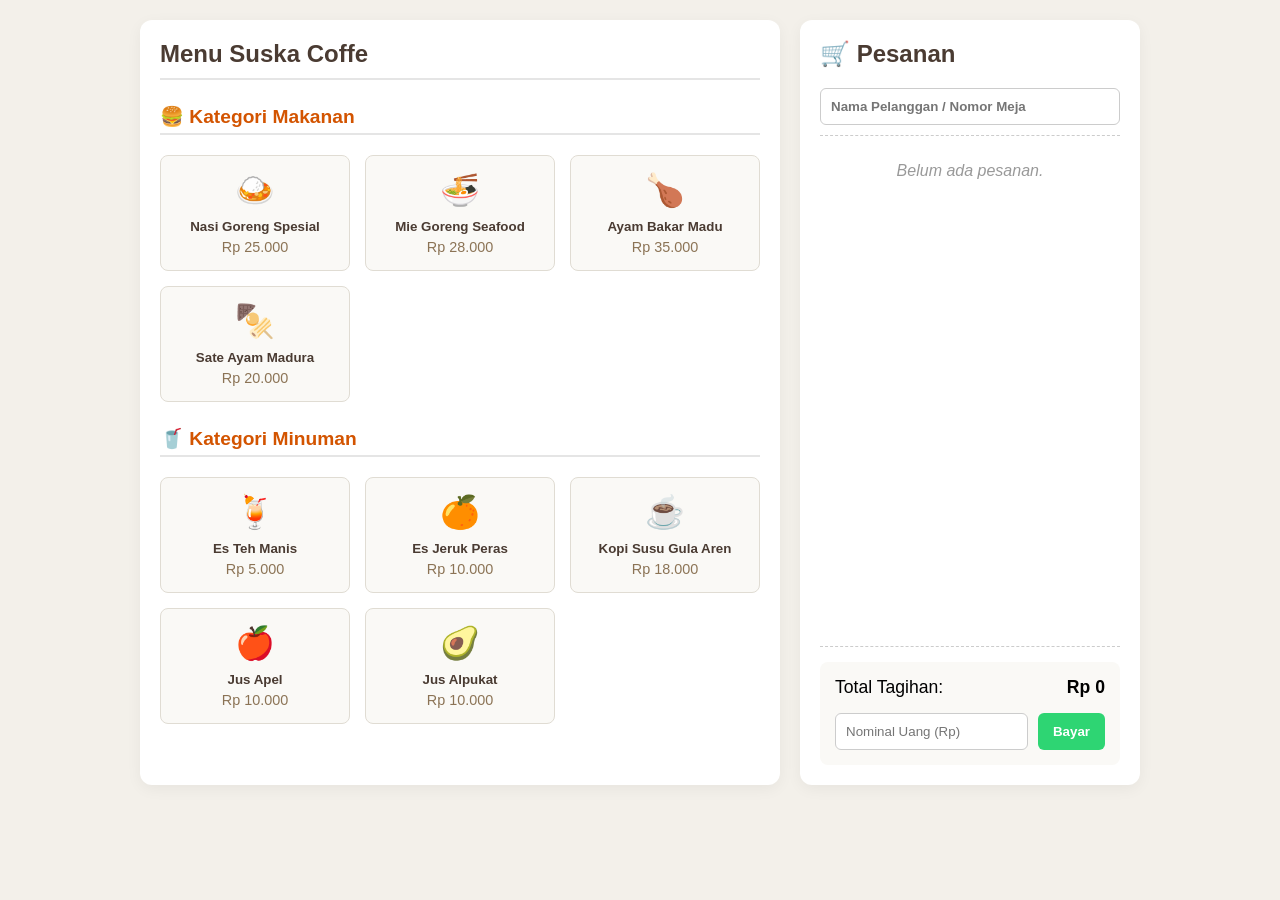
<file: Aplikasi_Kasir/index.html>
<!-- Mendefinisikan tipe dokumen sebagai HTML5 -->
<!DOCTYPE html>
<!-- Tag pembuka HTML dengan atribut bahasa Indonesia -->
<html lang="id">
<!-- Bagian kepala dokumen HTML -->
<head>
    <!-- Menentukan set karakter yang digunakan (UTF-8 untuk karakter universal) -->
    <meta charset="UTF-8">
    <!-- Mengatur viewport agar responsif di berbagai perangkat -->
    <meta name="viewport" content="width=device-width, initial-scale=1.0">
    <!-- Judul halaman yang akan tampil di tab browser -->
    <title>Suska Coffe Shop</title>
    <!-- Menghubungkan file HTML dengan file CSS eksternal -->
    <link rel="stylesheet" href="style.css">
</head>
<!-- Bagian isi dari dokumen HTML yang akan ditampilkan di browser -->
<body>
    <!-- Kontainer utama untuk seluruh elemen point of sale (POS) -->
    <div class="container-pos">
        
        <!-- Area untuk menampilkan daftar menu yang tersedia -->
        <div class="area-menu">
            <!-- Judul untuk area menu -->
            <h2>Menu Suska Coffe</h2>
            
            <!-- Judul untuk kategori makanan -->
            <h3 class="judul-kategori">🍔 Kategori Makanan</h3>
            <!-- Kontainer untuk menampilkan menu makanan dalam bentuk grid -->
            <div class="grid-menu">
                <!-- Tombol untuk menu Nasi Goreng Spesial -->
                <button class="kartu-menu" onclick="tambahMenu('Nasi Goreng Spesial', 25000)">
                    <!-- Ikon untuk menu -->
                    <span class="ikon">🍛</span>
                    <!-- Nama menu -->
                    <span class="nama-menu">Nasi Goreng Spesial</span>
                    <!-- Harga menu -->
                    <span class="harga-menu">Rp 25.000</span>
                </button>
                <!-- Tombol untuk menu Mie Goreng Seafood -->
                <button class="kartu-menu" onclick="tambahMenu('Mie Goreng Seafood', 28000)">
                    <!-- Ikon untuk menu -->
                    <span class="ikon">🍜</span>
                    <!-- Nama menu -->
                    <span class="nama-menu">Mie Goreng Seafood</span>
                    <!-- Harga menu -->
                    <span class="harga-menu">Rp 28.000</span>
                </button>
                <!-- Tombol untuk menu Ayam Bakar Madu -->
                <button class="kartu-menu" onclick="tambahMenu('Ayam Bakar Madu', 35000)">
                    <!-- Ikon untuk menu -->
                    <span class="ikon">🍗</span>
                    <!-- Nama menu -->
                    <span class="nama-menu">Ayam Bakar Madu</span>
                    <!-- Harga menu -->
                    <span class="harga-menu">Rp 35.000</span>
                </button>
                <!-- Tombol untuk menu Sate Ayam Madura -->
                <button class="kartu-menu" onclick="tambahMenu('Sate Ayam Madura', 20000)">
                    <!-- Ikon untuk menu -->
                    <span class="ikon">🍢</span>
                    <!-- Nama menu -->
                    <span class="nama-menu">Sate Ayam Madura</span>
                    <!-- Harga menu -->
                    <span class="harga-menu">Rp 20.000</span>
                </button>
            </div>

            <!-- Judul untuk kategori minuman -->
            <h3 class="judul-kategori">🥤 Kategori Minuman</h3>
            <!-- Kontainer untuk menampilkan menu minuman dalam bentuk grid -->
            <div class="grid-menu">
                <!-- Tombol untuk menu Es Teh Manis -->
                <button class="kartu-menu" onclick="tambahMenu('Es Teh Manis', 5000)">
                    <!-- Ikon untuk menu -->
                    <span class="ikon">🍹</span>
                    <!-- Nama menu -->
                    <span class="nama-menu">Es Teh Manis</span>
                    <!-- Harga menu -->
                    <span class="harga-menu">Rp 5.000</span>
                </button>
                <!-- Tombol untuk menu Es Jeruk Peras -->
                <button class="kartu-menu" onclick="tambahMenu('Es Jeruk Peras', 10000)">
                    <!-- Ikon untuk menu -->
                    <span class="ikon">🍊</span>
                    <!-- Nama menu -->
                    <span class="nama-menu">Es Jeruk Peras</span>
                    <!-- Harga menu -->
                    <span class="harga-menu">Rp 10.000</span>
                </button>
                <!-- Tombol untuk menu Kopi Susu Gula Aren -->
                <button class="kartu-menu" onclick="tambahMenu('Kopi Susu Gula Aren', 18000)">
                    <!-- Ikon untuk menu -->
                    <span class="ikon">☕</span>
                    <!-- Nama menu -->
                    <span class="nama-menu">Kopi Susu Gula Aren</span>
                    <!-- Harga menu -->
                    <span class="harga-menu">Rp 18.000</span>
                </button>
                <!-- Tombol untuk menu Jus Apel -->
                <button class="kartu-menu" onclick="tambahMenu('Jus Apel', 10000)">
                    <!-- Ikon untuk menu -->
                    <span class="ikon">🍎</span>
                    <!-- Nama menu -->
                    <span class="nama-menu">Jus Apel</span>
                    <!-- Harga menu -->
                    <span class="harga-menu">Rp 10.000</span>
                </button>
                <!-- Tombol untuk menu Jus Alpukat -->
                <button class="kartu-menu" onclick="tambahMenu('Jus Alpukat', 10000)">
                    <!-- Ikon untuk menu -->
                    <span class="ikon">🥑</span>
                    <!-- Nama menu -->
                    <span class="nama-menu">Jus Alpukat</span>
                    <!-- Harga menu -->
                    <span class="harga-menu">Rp 10.000</span>
                </button>
            </div>
            
        </div>

        <!-- Area untuk menampilkan pesanan pelanggan (keranjang) -->
        <div class="area-keranjang">
            <!-- Judul untuk area keranjang -->
            <h2>🛒 Pesanan</h2>
            
            <!-- Kontainer untuk input nama pelanggan atau nomor meja -->
            <div class="input-nama-pelanggan">
                <!-- Input field untuk nama pelanggan -->
                <input type="text" id="namaPelanggan" placeholder="Nama Pelanggan / Nomor Meja">
            </div>

            <!-- Kontainer untuk menampilkan daftar pesanan yang telah ditambahkan -->
            <div class="daftar-pesanan" id="isi-keranjang">
                <!-- Teks yang ditampilkan jika belum ada pesanan -->
                <p class="teks-kosong">Belum ada pesanan.</p>
            </div>

            <!-- Area untuk proses pembayaran -->
            <div class="area-pembayaran">
                <!-- Baris untuk menampilkan total tagihan -->
                <div class="total-baris">
                    <!-- Label untuk total tagihan -->
                    <span>Total Tagihan:</span>
                    <!-- Nilai total tagihan, awalnya 0 -->
                    <strong>Rp <span id="totalHarga">0</span></strong>
                </div>
                
                <!-- Kontainer untuk input nominal pembayaran -->
                <div class="input-bayar">
                    <!-- Input field untuk jumlah uang yang dibayarkan -->
                    <input type="number" id="uangBayar" placeholder="Nominal Uang (Rp)">
                    <!-- Tombol untuk memproses pembayaran -->
                    <button class="btn-bayar" onclick="prosesPembayaran()">Bayar</button>
                </div>
                
                <!-- Area untuk menampilkan kembalian, awalnya disembunyikan -->
                <div class="total-baris" id="areaKembalian" style="display: none; color: #10b981; margin-top: 10px;">
                    <!-- Label untuk kembalian -->
                    <span>Kembalian:</span>
                    <!-- Nilai kembalian -->
                    <strong>Rp <span id="kembalian">0</span></strong>
                </div>

                <!-- Tombol untuk mencetak struk, awalnya disembunyikan -->
                <button id="btnCetak" class="btn-cetak" onclick="cetakStruk()" style="display: none;">🖨️ Cetak Struk</button>
            </div>

            <!-- Area untuk pratinjau struk sebelum dicetak, awalnya disembunyikan -->
            <div id="area-struk" class="struk-preview-screen" style="display: none;">
                </div>
        </div>
    </div>

    <!-- Menghubungkan file HTML dengan file JavaScript eksternal -->
    <script src="script.js"></script>
</body>
</html>
</file>
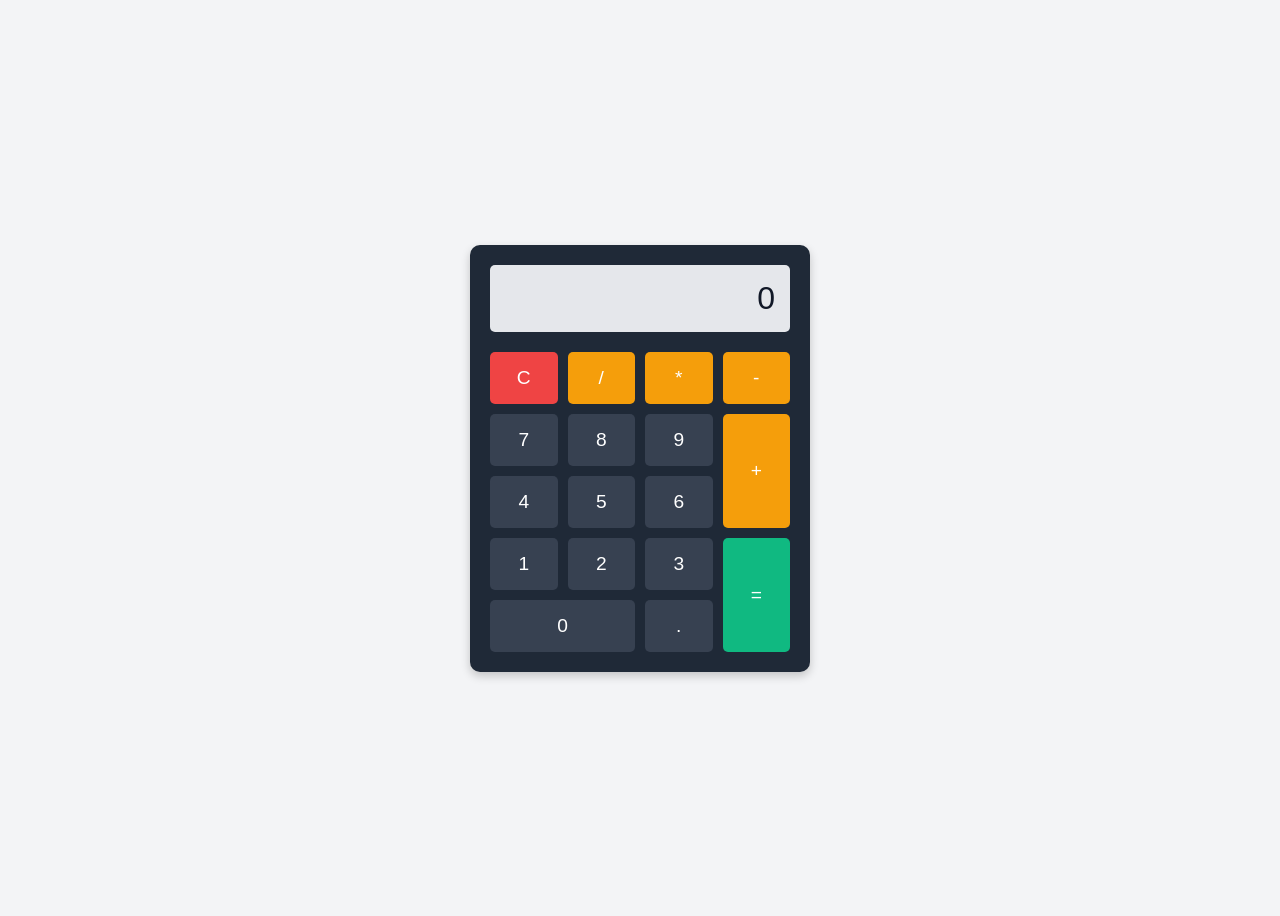
<file: Kalkulator/index.html>
<!DOCTYPE html> <!-- Mendefinisikan tipe dokumen sebagai HTML5 -->
<html lang="id"> <!-- Memulai elemen html dan menetapkan bahasa ke Bahasa Indonesia -->
<head> <!-- Membuka bagian head, berisi metadata dan link stylesheet -->
    <meta charset="UTF-8"> <!-- Menetapkan set karakter ke UTF-8 untuk mendukung berbagai karakter -->
    <meta name="viewport" content="width=device-width, initial-scale=1.0"> <!-- Mengatur viewport untuk desain responsif -->
    <title>Kalkulator Sederhana</title> <!-- Menetapkan judul halaman yang akan tampil di tab browser -->
    <link rel="stylesheet" href="style.css"> <!-- Menghubungkan file CSS eksternal untuk styling -->
</head> <!-- Menutup bagian head -->
<body> <!-- Membuka bagian body, berisi konten utama halaman -->
    <div class="kalkulator"> <!-- Membuat sebuah div dengan kelas "kalkulator" sebagai wadah utama -->
        <div id="layar" class="layar">0</div> <!-- Menampilkan layar kalkulator dengan nilai awal 0 -->
        
        <div class="tombol-grid"> <!-- Membuat sebuah div untuk grid tombol -->
            <button onclick="bersihkan()" class="tombol-clear">C</button> <!-- Tombol untuk membersihkan layar (Clear) -->
            <button onclick="pilihOperator('/')" class="tombol-operator">/</button> <!-- Tombol untuk operator bagi -->
            <button onclick="pilihOperator('*')" class="tombol-operator">*</button> <!-- Tombol untuk operator kali -->
            <button onclick="pilihOperator('-')" class="tombol-operator">-</button> <!-- Tombol untuk operator kurang -->
            
            <button onclick="tambahAngka('7')">7</button> <!-- Tombol untuk angka 7 -->
            <button onclick="tambahAngka('8')">8</button> <!-- Tombol untuk angka 8 -->
            <button onclick="tambahAngka('9')">9</button> <!-- Tombol untuk angka 9 -->
            <button onclick="pilihOperator('+')" class="tombol-operator" style="grid-row: span 2;">+</button> <!-- Tombol untuk operator tambah, memanjang 2 baris -->
            
            <button onclick="tambahAngka('4')">4</button> <!-- Tombol untuk angka 4 -->
            <button onclick="tambahAngka('5')">5</button> <!-- Tombol untuk angka 5 -->
            <button onclick="tambahAngka('6')">6</button> <!-- Tombol untuk angka 6 -->
            
            <button onclick="tambahAngka('1')">1</button> <!-- Tombol untuk angka 1 -->
            <button onclick="tambahAngka('2')">2</button> <!-- Tombol untuk angka 2 -->
            <button onclick="tambahAngka('3')">3</button> <!-- Tombol untuk angka 3 -->
            <button onclick="hitung()" class="tombol-samadengan" style="grid-row: span 2;">=</button> <!-- Tombol sama dengan, untuk menghitung hasil, memanjang 2 baris -->
            
            <button onclick="tambahAngka('0')" style="grid-column: span 2;">0</button> <!-- Tombol untuk angka 0, memanjang 2 kolom -->
            <button onclick="tambahAngka('.')">.</button> <!-- Tombol untuk titik desimal -->
        </div> <!-- Menutup div grid tombol -->
    </div> <!-- Menutup div kalkulator -->

    <script src="script.js"></script> <!-- Menghubungkan file JavaScript eksternal untuk fungsionalitas kalkulator -->
</body> <!-- Menutup bagian body -->
</html> <!-- Menutup elemen html -->
</file>
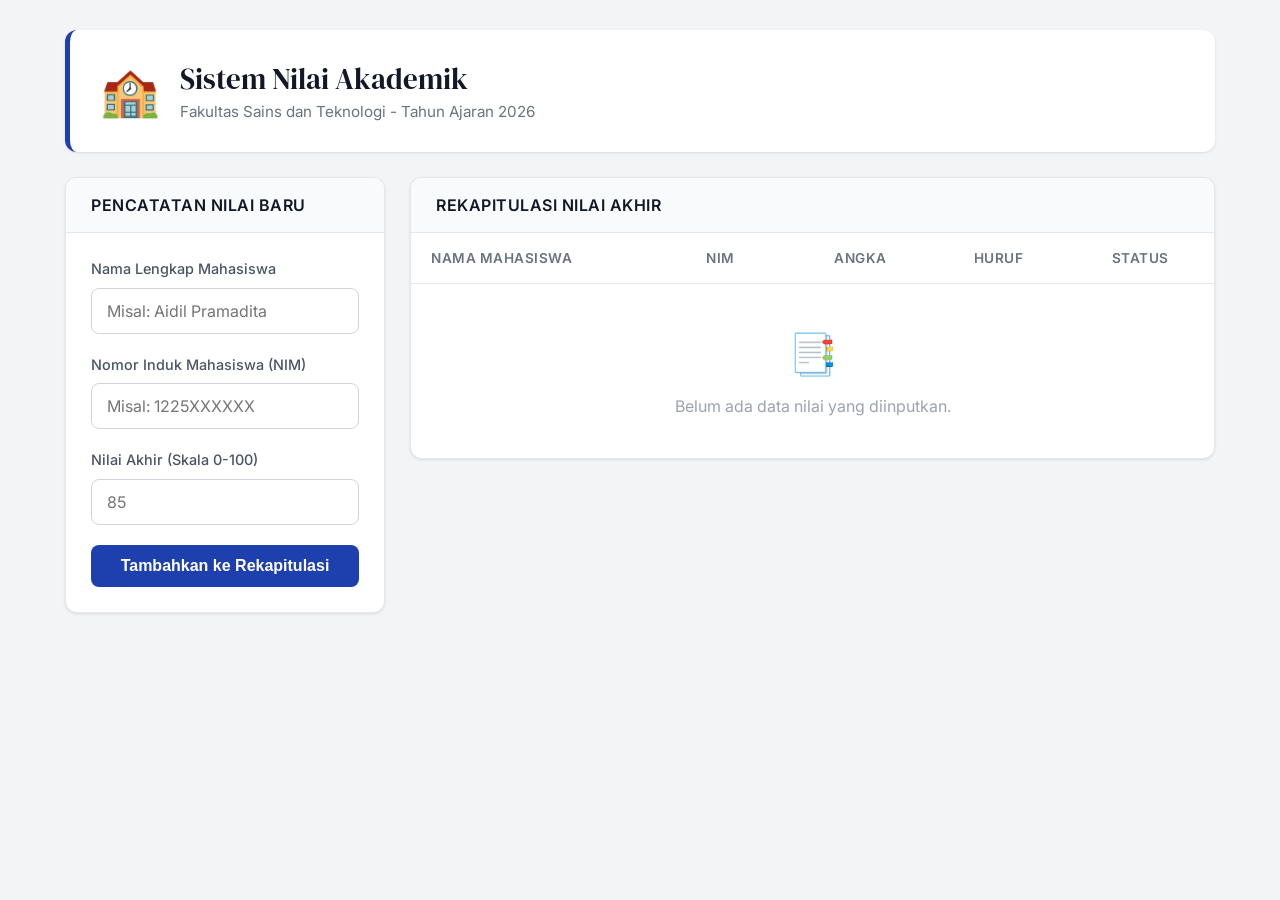
<file: Sistem_Nilai_Mahasiswa/index.html>
<!-- Mendefinisikan tipe dokumen sebagai HTML5 -->
<!DOCTYPE html>
<!-- Tag pembuka HTML dengan atribut bahasa Indonesia -->
<html lang="id">
<!-- Bagian kepala dokumen HTML -->
<head>
    <!-- Menentukan set karakter yang digunakan (UTF-8) -->
    <meta charset="UTF-8">
    <!-- Mengatur viewport untuk desain responsif -->
    <meta name="viewport" content="width=device-width, initial-scale=1.0">
    <!-- Judul halaman -->
    <title>Sistem Rekapitulasi Nilai Mahasiswa</title>
    <!-- Menghubungkan ke Google Fonts untuk font 'DM Serif Display' dan 'Inter' -->
    <link href="https://fonts.googleapis.com/css2?family=DM+Serif+Display&family=Inter:wght@400;500;600;700&display=swap" rel="stylesheet">
    <!-- Menghubungkan ke file stylesheet eksternal -->
    <link rel="stylesheet" href="style.css">
</head>
<!-- Bagian isi dari halaman web -->
<body>

    <!-- Kontainer utama yang membungkus seluruh konten -->
    <div class="wrapper">
        <!-- Bagian header utama halaman -->
        <header class="main-header">
            <!-- Konten di dalam header -->
            <div class="header-content">
                <!-- Logo universitas (emoji) -->
                <span class="univ-logo">🏫</span>
                <!-- Grup untuk judul dan subjudul -->
                <div class="title-group">
                    <!-- Judul utama -->
                    <h1>Sistem Nilai Akademik</h1>
                    <!-- Subjudul -->
                    <p>Fakultas Sains dan Teknologi - Tahun Ajaran 2026</p>
                </div>
            </div>
        </header>

        <!-- Konten utama halaman -->
        <main class="main-content">
            <!-- Panel untuk input data nilai -->
            <section class="panel panel-input">
                <!-- Header dari panel input -->
                <div class="panel-header">
                    <!-- Judul panel input -->
                    <h3>Pencatatan Nilai Baru</h3>
                </div>
                <!-- Isi dari panel input -->
                <div class="panel-body">
                    <!-- Field untuk input nama -->
                    <div class="form-field">
                        <!-- Label untuk input nama -->
                        <label for="nama">Nama Lengkap Mahasiswa</label>
                        <!-- Input field untuk nama -->
                        <input type="text" id="nama" placeholder="Misal: Aidil Pramadita" autocomplete="off">
                    </div>
                    <!-- Field untuk input NIM -->
                    <div class="form-field">
                        <!-- Label untuk input NIM -->
                        <label for="nim">Nomor Induk Mahasiswa (NIM)</label>
                        <!-- Input field untuk NIM -->
                        <input type="text" id="nim" placeholder="Misal: 1225XXXXXX" autocomplete="off">
                    </div>
                    <!-- Field untuk input nilai -->
                    <div class="form-field form-field-nilai">
                        <!-- Label untuk input nilai -->
                        <label for="nilai">Nilai Akhir (Skala 0-100)</label>
                        <!-- Input field untuk nilai dengan tipe number -->
                        <input type="number" id="nilai" placeholder="85" min="0" max="100">
                    </div>
                    <!-- Tombol untuk memproses dan menambahkan nilai ke rekapitulasi -->
                    <button onclick="prosesNilai()" class="btn-primary">Tambahkan ke Rekapitulasi</button>
                </div>
            </section>

            <!-- Panel untuk menampilkan data rekapitulasi nilai -->
            <section class="panel panel-data">
                <!-- Header dari panel data -->
                <div class="panel-header header-tabel">
                    <!-- Judul panel data -->
                    <h3>Rekapitulasi Nilai Akhir</h3>
                </div>
                <!-- Kontainer untuk tabel agar bisa di-scroll jika terlalu lebar -->
                <div class="table-container">
                    <!-- Tabel untuk menampilkan data nilai -->
                    <table id="tabel-nilai">
                        <!-- Bagian kepala tabel -->
                        <thead>
                            <!-- Baris di kepala tabel -->
                            <tr>
                                <!-- Kolom header untuk nama -->
                                <th class="col-nama">Nama Mahasiswa</th>
                                <!-- Kolom header untuk NIM -->
                                <th class="col-nim">NIM</th>
                                <!-- Kolom header untuk nilai angka -->
                                <th class="col-angka">Angka</th>
                                <!-- Kolom header untuk nilai huruf -->
                                <th class="col-huruf">Huruf</th>
                                <!-- Kolom header untuk status kelulusan -->
                                <th class="col-status">Status</th>
                            </tr>
                        </thead>
                        <!-- Bagian isi tabel, tempat data nilai akan dimasukkan -->
                        <tbody id="daftar-nilai">
                            <!-- Baris yang ditampilkan saat tabel masih kosong -->
                            <tr id="baris-kosong">
                                <!-- Sel yang digabung mencakup 5 kolom -->
                                <td colspan="5" class="empty-state">
                                    <!-- Ikon (emoji) -->
                                    <span class="icon">📑</span>
                                    <!-- Pesan saat tabel kosong -->
                                    <p>Belum ada data nilai yang diinputkan.</p>
                                </td>
                            </tr>
                        </tbody>
                    </table>
                </div>
            </section>
        </main>
    </div>

    <!-- Menghubungkan ke file JavaScript eksternal -->
    <script src="script.js"></script>
</body>
</html>
</file>
<file: Aplikasi_Kasir/style.css>
/* Mengatur gaya dasar untuk body dokumen */
body {
    /* Menentukan jenis font yang digunakan */
    font-family: 'Segoe UI', Tahoma, Geneva, Verdana, sans-serif;
    /* Warna krem hangat seperti kopi susu */
    background-color: #f3f0ea;
    /* Menghapus margin default dari body */
    margin: 0;
    /* Memberi padding di sekeliling body */
    padding: 20px;
    /* Menggunakan model layout flexbox */
    display: flex;
    /* Memusatkan konten secara horizontal */
    justify-content: center;
}

/* Kontainer utama untuk aplikasi Point of Sale (POS) */
.container-pos {
    /* Menggunakan flexbox untuk layout anak-anaknya */
    display: flex;
    /* Memberi jarak antara elemen anak */
    gap: 20px;
    /* Lebar kontainer 100% dari parent */
    width: 100%;
    /* Lebar maksimum kontainer */
    max-width: 1000px;
    /* Tinggi kontainer 85% dari tinggi viewport */
    height: 85vh;
}

/* --- Styling Area Menu Kiri --- */
/* Area untuk menampilkan daftar menu di sebelah kiri */
.area-menu {
    /* Mengambil ruang 2 kali lebih besar dari area keranjang */
    flex: 2;
    /* Warna latar belakang putih */
    background-color: white;
    /* Padding di dalam area menu */
    padding: 20px;
    /* Membuat sudut menjadi lebih bulat */
    border-radius: 12px;
    /* Memberi efek bayangan */
    box-shadow: 0 4px 15px rgba(0, 0, 0, 0.05);
    /* Menambahkan scrollbar vertikal jika konten melebihi tinggi area */
    overflow-y: auto;
}

/* Judul di dalam area menu */
.area-menu h2 {
    /* Warna coklat kopi pekat */
    color: #4a3b32;
    /* Menghapus margin atas */
    margin-top: 0;
    /* Garis bawah untuk judul */
    border-bottom: 2px solid #e5e5e5;
    /* Jarak antara teks judul dan garis bawah */
    padding-bottom: 10px;
}

/* Grid untuk menampilkan menu */
.grid-menu {
    /* Menggunakan layout grid */
    display: grid;
    /* Kolom grid yang responsif */
    grid-template-columns: repeat(auto-fill, minmax(150px, 1fr));
    /* Jarak antar item grid */
    gap: 15px;
    /* Jarak dari elemen di atasnya */
    margin-top: 20px;
}

/* Kartu untuk setiap item menu */
.kartu-menu {
    /* Warna latar kartu */
    background-color: #faf9f6;
    /* Garis tepi kartu */
    border: 1px solid #e0dcd3;
    /* Sudut kartu yang bulat */
    border-radius: 8px;
    /* Padding di dalam kartu */
    padding: 15px;
    /* Menggunakan flexbox */
    display: flex;
    /* Menata item di dalam kartu secara vertikal */
    flex-direction: column;
    /* Memusatkan item secara horizontal */
    align-items: center;
    /* Mengubah kursor menjadi tangan saat di atas kartu */
    cursor: pointer;
    /* Efek transisi yang halus */
    transition: 0.2s;
}

/* Efek saat kursor berada di atas kartu menu */
.kartu-menu:hover {
    /* Mengubah warna latar */
    background-color: #f0ead6;
    /* Mengubah warna border */
    border-color: #c8b99e;
    /* Menggeser kartu sedikit ke atas */
    transform: translateY(-2px);
}

/* Ikon pada kartu menu */
.kartu-menu .ikon {
    /* Ukuran font untuk ikon */
    font-size: 2rem;
    /* Jarak bawah dari ikon */
    margin-bottom: 10px;
}

/* Nama menu pada kartu */
.kartu-menu .nama-menu {
    /* Teks tebal */
    font-weight: bold;
    /* Warna teks */
    color: #4a3b32;
    /* Jarak bawah dari nama menu */
    margin-bottom: 5px;
}

/* Harga menu pada kartu */
.kartu-menu .harga-menu {
    /* Warna teks harga */
    color: #8b7355;
    /* Ukuran font harga */
    font-size: 0.9rem;
}

/* --- Styling Area Keranjang Kanan --- */
/* Area untuk menampilkan keranjang belanja di sebelah kanan */
.area-keranjang {
    /* Mengambil ruang 1 kali (setengah dari area menu) */
    flex: 1;
    /* Warna latar belakang putih */
    background-color: white;
    /* Padding di dalam area keranjang */
    padding: 20px;
    /* Sudut yang bulat */
    border-radius: 12px;
    /* Efek bayangan */
    box-shadow: 0 4px 15px rgba(0, 0, 0, 0.05);
    /* Menggunakan flexbox */
    display: flex;
    /* Menata item secara vertikal */
    flex-direction: column;
}

/* Judul di area keranjang */
.area-keranjang h2 {
    /* Warna teks judul */
    color: #4a3b32;
    /* Menghapus margin atas */
    margin-top: 0;
}

/* Daftar pesanan di dalam keranjang */
.daftar-pesanan {
    /* Mengambil sisa ruang yang tersedia */
    flex: 1;
    /* Scrollbar vertikal jika perlu */
    overflow-y: auto;
    /* Garis putus-putus di atas */
    border-top: 1px dashed #ccc;
    /* Garis putus-putus di bawah */
    border-bottom: 1px dashed #ccc;
    /* Padding atas dan bawah */
    padding: 10px 0;
    /* Jarak bawah */
    margin-bottom: 15px;
}

/* Teks yang ditampilkan saat keranjang kosong */
.teks-kosong {
    /* Teks rata tengah */
    text-align: center;
    /* Warna teks abu-abu */
    color: #999;
    /* Teks miring */
    font-style: italic;
}

/* Item pesanan individual di dalam daftar */
.item-pesanan {
    /* Menggunakan flexbox */
    display: flex;
    /* Menyebar item ke ujung */
    justify-content: space-between;
    /* Menata item secara vertikal di tengah */
    align-items: center;
    /* Padding atas dan bawah */
    padding: 8px 0;
    /* Garis bawah tipis */
    border-bottom: 1px solid #f0f0f0;
}

/* Detail item pesanan (paragraf) */
.detail-item p {
    /* Menghapus margin default paragraf */
    margin: 0;
    /* Ukuran font */
    font-size: 0.9rem;
}

/* Nama item di detail pesanan */
.detail-item .nama {
    /* Teks tebal */
    font-weight: bold;
    /* Warna teks */
    color: #333;
}

/* Subtotal item di detail pesanan */
.detail-item .subtotal {
    /* Warna teks */
    color: #666;
}

/* Tombol untuk mengurangi item pesanan */
.btn-kurang {
    /* Warna latar tombol */
    background-color: #ff4757;
    /* Warna teks tombol */
    color: white;
    /* Tanpa border */
    border: none;
    /* Sudut tombol yang bulat */
    border-radius: 4px;
    /* Padding di dalam tombol */
    padding: 5px 10px;
    /* Kursor tangan saat di atas tombol */
    cursor: pointer;
}

/* Area pembayaran di bagian bawah keranjang */
.area-pembayaran {
    /* Warna latar */
    background-color: #faf9f6;
    /* Padding */
    padding: 15px;
    /* Sudut bulat */
    border-radius: 8px;
}

/* Baris untuk menampilkan total */
.total-baris {
    /* Menggunakan flexbox */
    display: flex;
    /* Menyebar item ke ujung */
    justify-content: space-between;
    /* Ukuran font */
    font-size: 1.1rem;
    /* Jarak bawah */
    margin-bottom: 15px;
}

/* Kontainer untuk input pembayaran */
.input-bayar {
    /* Menggunakan flexbox */
    display: flex;
    /* Jarak antara input field dan tombol */
    gap: 10px;
}

/* Input field untuk nominal pembayaran */
.input-bayar input {
    /* Mengambil sisa ruang */
    flex: 1;
    /* Padding */
    padding: 10px;
    /* Border */
    border: 1px solid #ccc;
    /* Sudut bulat */
    border-radius: 6px;
}

/* Tombol bayar */
.btn-bayar {
    /* Warna latar hijau */
    background-color: #2ed573;
    /* Warna teks putih */
    color: white;
    /* Tanpa border */
    border: none;
    /* Sudut bulat */
    border-radius: 6px;
    /* Padding */
    padding: 10px 15px;
    /* Teks tebal */
    font-weight: bold;
    /* Kursor tangan */
    cursor: pointer;
}

/* Efek saat kursor di atas tombol bayar */
.btn-bayar:hover {
    /* Warna latar menjadi lebih gelap */
    background-color: #27ae60;
}

/* --- Tambahan Styling Untuk Input Nama dan Tombol --- */
/* Input untuk nama pelanggan */
.input-nama-pelanggan input {
    width: 100%;
    padding: 10px;
    margin-bottom: 10px;
    border: 1px solid #ccc;
    /* Lebar, padding, margin, border */
    border-radius: 6px;
    box-sizing: border-box;
    font-weight: bold;
    /* Sudut, model box, tebal teks */
}

/* Tombol untuk mencetak struk */
.btn-cetak {
    background-color: #3b82f6;
    color: white;
    border: none;
    border-radius: 6px;
    /* Warna, teks, border, sudut */
    padding: 12px;
    font-weight: bold;
    cursor: pointer;
    width: 100%;
    margin-top: 15px;
    font-size: 1rem;
    /* Padding, tebal, kursor, lebar, margin, ukuran font */
}

/* Efek saat kursor di atas tombol cetak */
.btn-cetak:hover {
    background-color: #2563eb;
}

/* Warna latar menjadi lebih gelap */


/* ========================================================== */
/* =    LOGIKA BARU: STYLING STRUK (SCREEN vs PRINT)     = */
/* ========================================================== */

/* --- 1. Styling Struk saat terlihat di LAYAR (Preview) --- */
/* Pratinjau struk di layar sebelum dicetak */
.struk-preview-screen {
    /* Desain agar terlihat seperti kertas thermal melayang */
    /* Warna putih kertas agak krem */
    background-color: #fffef0;
    /* Memenuhi lebar area kanan */
    width: 100%;
    /* Tapi jangan terlalu lebar */
    max-width: 320px;
    /* Rata tengah, margin atas */
    margin: 20px auto 0;
    /* Padding */
    padding: 20px;
    /* Bayangan agar terlihat realistis */
    box-shadow: 0 4px 10px rgba(0, 0, 0, 0.15);
    /* Sudut bulat */
    border-radius: 4px;
    /* Font mesin kasir */
    /* Font monospace seperti mesin ketik */
    font-family: 'Courier New', Courier, monospace;
    /* Warna teks */
    color: #333;
    /* Ukuran font */
    font-size: 13px;
    /* Model box */
    box-sizing: border-box;
}

/* Styling elemen internal struk (berlaku di layar & print) */
/* Header struk: rata tengah, margin bawah */
.struk-header {
    text-align: center;
    margin-bottom: 10px;
}

/* Judul di header struk */
.struk-header h3 {
    margin: 0;
    font-size: 18px;
    color: #4a3b32;
}

/* Paragraf di header struk */
.struk-header p {
    margin: 2px 0;
    font-size: 11px;
}

/* Garis pemisah putus-putus */
.struk-garis {
    border-top: 1px dashed #999;
    margin: 10px 0;
}

/* Item pada struk */
.struk-item {
    display: flex;
    justify-content: space-between;
    margin-bottom: 5px;
}

/* Footer struk: rata tengah, margin atas */
.struk-footer {
    text-align: center;
    margin-top: 20px;
    font-size: 11px;
    color: #666;
}


/* --- 2. Styling Khusus saat DICETAK (Media Print) --- */
@media print {
    /* Sembunyikan semua elemen UI aplikasi (menu, tombol, input) */
    body * {
        /* Sembunyikan semua elemen di body */
        visibility: hidden;
        /* Paksa background putih agar hemat tinta */
        background-color: white !important;
    }
    /* Tampilkan HANYA elemen area struk */
    #area-struk,
    #area-struk * {
        /* Tampilkan hanya area struk dan isinya */
        visibility: visible;
    }
    /* Atur ulang posisi struk untuk printer kertas thermal */
    #area-struk {
        /* Posisi absolut */
        position: absolute;
        /* Rata kiri */
        left: 0;
        /* Rata atas */
        top: 0;
        /* Lebar standar kertas thermal */
        width: 80mm;
        /* Hapus styling preview layar (bayangan, margin, background krem) */
        /* Hapus bayangan */
        box-shadow: none !important;
        /* Hapus margin */
        margin: 0 !important;
        /* Atur ulang padding */
        padding: 10px !important;
        /* Pastikan latar putih */
        background-color: white !important;
        /* Hapus border */
        border: none !important;
        /* Paksa teks jadi hitam pekat */
        /* Warna teks hitam */
        color: black !important;
        /* Ukuran font sedikit lebih kecil untuk print */
        font-size: 12px;
    }
    /* Pastikan garis putus-putus berwarna hitam saat dicetak */
    .struk-garis {
        border-top: 1px dashed black !important;
    }
    /* Garis pemisah menjadi hitam */
}

/* --- Tambahan Styling Judul Kategori Makanan & Minuman --- */
.judul-kategori {
    /* Warna orange kemerahan agar kontras dan membangkitkan selera makan */
    color: #d35400;
    /* Jarak atas */
    margin-top: 25px;
    /* Jarak bawah */
    margin-bottom: 10px;
    /* Ukuran font */
    font-size: 1.2rem;
    /* Garis bawah */
    border-bottom: 2px solid #e5e5e5;
    /* Jarak antara teks dan garis bawah */
    padding-bottom: 5px;
}
</file>
<file: Kalkulator/style.css>
/* Mengatur gaya dasar untuk body */
body {
    /* Menggunakan flexbox untuk penataan */
    display: flex;
    /* Menengahkan konten secara horizontal */
    justify-content: center;
    /* Menengahkan konten secara vertikal */
    align-items: center;
    /* Mengatur tinggi body agar 100% dari viewport height */
    height: 100vh;
    /* Mengatur warna latar belakang halaman */
    background-color: #f3f4f6;
    /* Menetapkan jenis font utama */
    font-family: Arial, sans-serif;
}

/* Mengatur gaya untuk wadah utama kalkulator */
.kalkulator {
    /* Mengatur warna latar belakang kalkulator */
    background-color: #1f2937;
    /* Memberi jarak padding di dalam kalkulator */
    padding: 20px;
    /* Memberi sudut melengkung pada kalkulator */
    border-radius: 10px;
    /* Memberi efek bayangan pada kalkulator */
    box-shadow: 0 4px 10px rgba(0,0,0,0.2);
    /* Mengatur lebar kalkulator */
    width: 300px;
}

/* Mengatur gaya untuk layar kalkulator */
.layar {
    /* Mengatur warna latar belakang layar */
    background-color: #e5e7eb;
    /* Mengatur warna teks layar */
    color: #111827;
    /* Mengatur ukuran font layar */
    font-size: 2rem;
    /* Mengatur perataan teks ke kanan */
    text-align: right;
    /* Memberi jarak padding di dalam layar */
    padding: 15px;
    /* Memberi sudut melengkung pada layar */
    border-radius: 5px;
    /* Memberi jarak margin bawah */
    margin-bottom: 20px;
    /* Mengaktifkan scroll horizontal jika konten meluap */
    overflow-x: auto;
}

/* Mengatur gaya untuk grid tombol */
.tombol-grid {
    /* Menggunakan display grid untuk penataan tombol */
    display: grid;
    /* Membuat 4 kolom dengan lebar yang sama */
    grid-template-columns: repeat(4, 1fr);
    /* Memberi jarak antar tombol */
    gap: 10px;
}

/* Mengatur gaya umum untuk tombol */
button {
    /* Memberi jarak padding di dalam tombol */
    padding: 15px;
    /* Mengatur ukuran font tombol */
    font-size: 1.2rem;
    /* Menghilangkan border tombol */
    border: none;
    /* Memberi sudut melengkung pada tombol */
    border-radius: 5px;
    /* Mengubah kursor menjadi pointer saat di atas tombol */
    cursor: pointer;
    /* Mengatur warna latar belakang tombol */
    background-color: #374151;
    /* Mengatur warna teks tombol */
    color: white;
    /* Menambahkan transisi untuk efek hover yang halus */
    transition: 0.2s;
}

/* Mengatur gaya tombol saat cursor hover */
button:hover {
    /* Mengubah warna latar belakang tombol saat di-hover */
    background-color: #4b5563;
}

/* Mengatur gaya khusus untuk tombol operator */
.tombol-operator {
    /* Mengatur warna latar belakang tombol operator */
    background-color: #f59e0b;
}

/* Mengatur gaya tombol operator saat cursor hover */
.tombol-operator:hover {
    /* Mengubah warna latar belakang tombol operator saat di-hover */
    background-color: #d97706;
}

/* Mengatur gaya khusus untuk tombol clear (C) */
.tombol-clear {
    /* Mengatur warna latar belakang tombol clear */
    background-color: #ef4444;
}

/* Mengatur gaya tombol clear saat cursor hover */
.tombol-clear:hover {
    /* Mengubah warna latar belakang tombol clear saat di-hover */
    background-color: #dc2626;
}

/* Mengatur gaya khusus untuk tombol sama dengan (=) */
.tombol-samadengan {
    /* Mengatur warna latar belakang tombol sama dengan */
    background-color: #10b981;
}

/* Mengatur gaya tombol sama dengan saat cursor hover */
.tombol-samadengan:hover {
    /* Mengubah warna latar belakang tombol sama dengan saat di-hover */
    background-color: #059669;
}
</file>
<file: Sistem_Nilai_Mahasiswa/style.css>
/* --- RESET & GLOBAL STYLE --- */
/* Reset dasar untuk menghapus margin dan padding default browser */
* {
    margin: 0;
    padding: 0;
    box-sizing: border-box;
}

/* Gaya dasar untuk body */
body {
    /* Font teks utama: sangat mudah dibaca */
    font-family: 'Inter', sans-serif;
    /* Abu-abu sangat muda bersih */
    background-color: #f3f4f6;
    /* Hitam keabu-abuan (bukan hitam pekat agar tidak kaku) */
    color: #1f2937;
    /* Jarak antar baris */
    line-height: 1.5;
    /* Memusatkan konten halaman */
    display: flex;
    justify-content: center;
    /* Padding di sekeliling body */
    padding: 30px 15px;
}

/* Kontainer utama yang membungkus semua konten */
.wrapper {
    width: 100%;
    max-width: 1150px;
}

/* --- STYLE UNTUK HEADER (Formal & Akademik) --- */
/* Header utama halaman */
.main-header {
    /* Putih bersih */
    background-color: #ffffff;
    /* Padding di dalam header */
    padding: 25px 30px;
    /* Sudut yang membulat */
    border-radius: 12px;
    /* Jarak bawah dari header */
    margin-bottom: 25px;
    /* Shadow sangat tipis */
    box-shadow: 0 1px 3px rgba(0, 0, 0, 0.1);
    /* Garis aksen Biru Akademik di kiri */
    border-left: 5px solid #1e40af;
}

/* Konten di dalam header */
.header-content {
    display: flex;
    align-items: center;
    gap: 20px;
}

/* Logo universitas */
.univ-logo {
    font-size: 3rem;
}

/* Grup judul di header */
.title-group h1 {
    /* Font judul berkelas, formal, akademik */
    font-family: 'DM Serif Display', serif;
    /* Warna judul */
    color: #111827;
    /* Ukuran font judul */
    font-size: 1.8rem;
    /* Ketebalan font */
    font-weight: 400;
}

.title-group p {
    color: #6b7280;
    font-size: 0.95rem;
}

/* Subjudul */

/* --- GRID & PANEL STYLE (Solid Card) --- */
/* Konten utama halaman */
.main-content {
    /* Layout flexbox untuk panel input dan data */
    display: flex;
    gap: 25px;
    align-items: flex-start;
}

/* Panel umum */
.panel {
    /* Latar belakang putih */
    background-color: #ffffff;
    /* Sudut membulat */
    border-radius: 12px;
    /* Shadow tipis konsisten */
    box-shadow: 0 1px 3px rgba(0, 0, 0, 0.1);
    /* Menyembunyikan konten yang meluap */
    overflow: hidden;
    /* Border tipis */
    border: 1px solid #e5e7eb;
}

/* Header panel */
.panel-header {
    /* Abu-abu header sedikit lebih tua */
    background-color: #f9fafb;
    /* Padding */
    padding: 15px 25px;
    /* Garis bawah */
    border-bottom: 1px solid #e5e7eb;
}

.panel-header h3 {
    font-size: 1rem;
    font-weight: 600;
    color: #111827;
    text-transform: uppercase;
    letter-spacing: 0.5px;
    /* Gaya teks judul header panel */
}

/* Isi panel */
.panel-body {
    padding: 25px;
}

/* Panel untuk form input */
.panel-input {
    flex: 0 0 320px;
}

/* Lebar form tetap */
/* Panel untuk tabel data */
.panel-data {
    flex: 1;
}

/* Tabel mengambil sisa ruang */

/* --- FORM INPUT STYLE (Bersih & Kotak) --- */
/* Field form */
.form-field {
    margin-bottom: 20px;
}

/* Label untuk field form */
.form-field label {
    display: block;
    margin-bottom: 8px;
    font-weight: 500;
    font-size: 0.9rem;
    color: #4b5563;
}

/* Input field */
.form-field input {
    /* Lebar dan padding */
    width: 100%;
    padding: 12px 15px;
    /* Border solid */
    border: 1px solid #d1d5db;
    /* Sedikit melengkung saja */
    border-radius: 8px;
    /* Ukuran dan warna font */
    font-size: 1rem;
    color: #1f2937;
    /* Transisi halus */
    transition: border-color 0.2s, box-shadow 0.2s;
    /* Menggunakan font yang sama dengan body */
    font-family: 'Inter', sans-serif;
}

/* Gaya saat input field mendapatkan fokus */
.form-field input:focus {
    /* Menghapus outline default */
    outline: none;
    /* Biru cerah saat fokus */
    border-color: #3b82f6;
    /* Halo fokus yang tipis */
    box-shadow: 0 0 0 3px rgba(59, 130, 246, 0.1);
}

/* Tombol utama (biru solid) */
.btn-primary {
    /* Lebar dan padding */
    width: 100%;
    padding: 12px;
    /* Biru Tua Akademik */
    background-color: #1e40af;
    /* Warna teks, tanpa border, sudut membulat */
    color: white;
    border: none;
    border-radius: 8px;
    /* Ukuran font, ketebalan, kursor */
    font-size: 1rem;
    font-weight: 600;
    cursor: pointer;
    /* Transisi halus */
    transition: background-color 0.2s;
}

/* Efek hover pada tombol */
.btn-primary:hover {
    background-color: #1d4ed8;
}

/* --- TABEL DATA STYLE (Profesional) --- */
/* Kontainer tabel untuk scrolling horizontal */
.table-container {
    overflow-x: auto;
}

/* Tabel dasar */
table {
    width: 100%;
    border-collapse: collapse;
    min-width: 500px;
}

/* Sel header dan data */
th,
td {
    padding: 15px 20px;
    text-align: left;
    border-bottom: 1px solid #e5e7eb;
}

/* Sel header tabel */
th {
    color: #6b7280;
    font-weight: 600;
    font-size: 0.85rem;
    text-transform: uppercase;
    letter-spacing: 0.5px;
}

/* Efek hover pada baris tabel */
tbody tr:hover {
    background-color: #f9fafb;
}

/* Efek hover baris sangat tipis */
/* Menghapus border bawah pada baris terakhir */
tbody tr:last-child td {
    border-bottom: none;
}

/* Kolom dengan perataan tengah */
.col-angka,
.col-huruf,
.col-status {
    text-align: center;
}

/* Status saat tabel kosong */
.empty-state {
    text-align: center;
    padding: 40px !important;
    color: #9ca3af;
}

.empty-state .icon {
    font-size: 2.5rem;
    display: block;
    margin-bottom: 10px;
}

/* --- STYLE PIL NILAI & STATUS (Solid Color) --- */
/* Label umum (untuk status dan nilai huruf) */
.label {
    padding: 4px 10px;
    border-radius: 4px;
    font-size: 0.8rem;
    font-weight: 600;
    text-transform: uppercase;
    display: inline-block;
}

/* Status Lulus/Gagal Solid (Tidak transparan) */
.label-lulus {
    background-color: #10b981;
    color: white;
}

/* Hijau Solid */
.label-gagal {
    background-color: #ef4444;
    color: white;
}

/* Merah Solid */

/* Warna per Huruf (Solid & Jelas) */
.huruf-a {
    color: #1e40af;
    font-weight: 700;
    font-size: 1.1rem;
}

.huruf-b {
    color: #166534;
    font-weight: 700;
    font-size: 1.1rem;
}

.huruf-c {
    color: #854d0e;
    font-weight: 700;
    font-size: 1.1rem;
}

.huruf-d {
    color: #9a3412;
    font-weight: 700;
    font-size: 1.1rem;
}

.huruf-e {
    color: #991b1b;
    font-weight: 700;
    font-size: 1.1rem;
}

/* Responsif untuk perangkat mobile */
@media (max-width: 768px) {
    /* Mengubah arah flexbox menjadi kolom */
    .main-content {
        flex-direction: column;
    }
    /* Panel input mengambil lebar penuh */
    .panel-input {
        width: 100%;
        flex: auto;
    }
}
</file>
